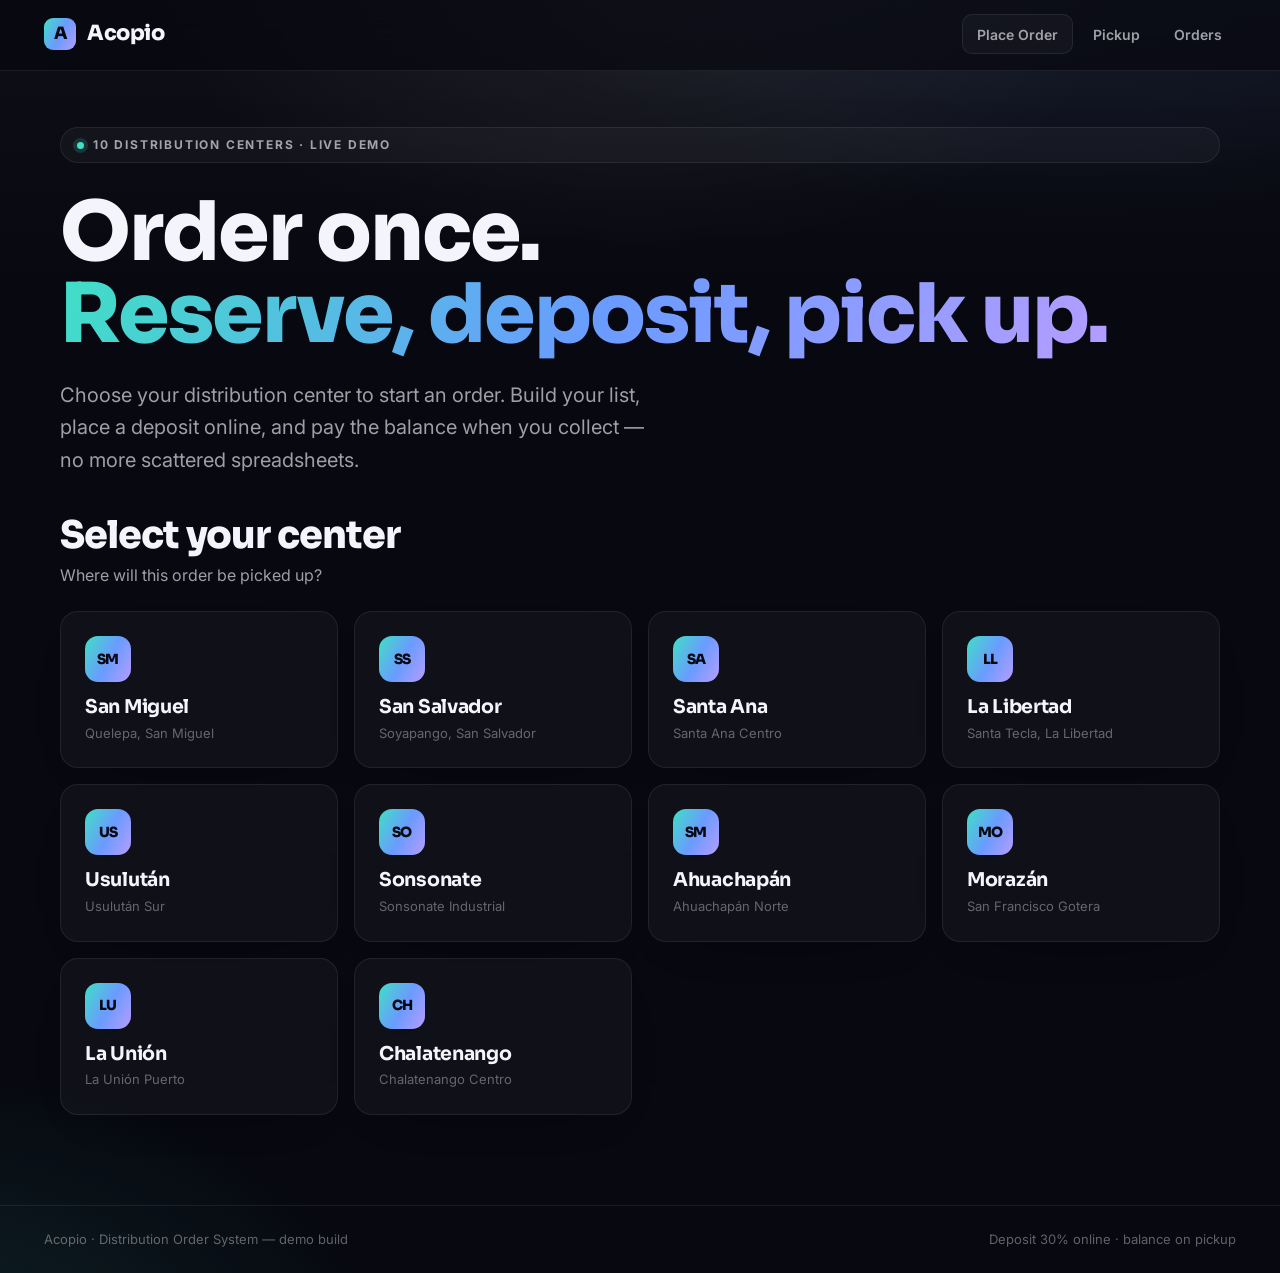
<file: index.html>
<!DOCTYPE html>
<html lang="en">
<head>
<meta charset="UTF-8">
<meta name="viewport" content="width=device-width, initial-scale=1, viewport-fit=cover">
<meta name="theme-color" content="#070810">
<title>Acopio — Distribution Order System</title>
<meta name="description" content="Acopio — modern distribution center ordering, deposits, and pickup.">
<link rel="stylesheet" href="styles.css">
<link rel="icon" href="data:image/svg+xml,%3Csvg xmlns='http://www.w3.org/2000/svg' viewBox='0 0 100 100'%3E%3Crect width='100' height='100' rx='22' fill='%23070810'/%3E%3Cpath d='M28 33h44v34H28z' fill='%233fe0c5'/%3E%3Cpath d='M34 41h32v5H34zm0 12h20v5H34z' fill='%23070810'/%3E%3C/svg%3E">
</head>
<body>

<nav class="nav">
  <div class="logo"><span class="dot">A</span> Acopio</div>
  <div class="nav-links">
    <a href="index.html" class="pill">Place Order</a>
    <a href="pickup.html">Pickup</a>
    <a href="admin.html">Orders</a>
  </div>
</nav>

<!-- VIEW 0: HERO + CENTER SELECT -->
<section id="v-center" class="screen wrap center-screen fade">
  <div class="kicker"><span class="blip"></span> 10 Distribution Centers · Live Demo</div>
  <h1 class="hero">Order once.<br><span class="brandtext">Reserve, deposit, pick up.</span></h1>
  <p class="lead">Choose your distribution center to start an order. Build your list, place a deposit online, and pay the balance when you collect — no more scattered spreadsheets.</p>
  <div class="sec-head"><h2>Select your center</h2><p>Where will this order be picked up?</p></div>
  <div id="centerGrid" class="grid centers"></div>
</section>

<!-- VIEW 1: ORDER BUILDER -->
<section id="v-order" class="screen wrap hidden">
  <div class="steps" id="steps1"></div>
  <div class="sec-head"><h2>Build your order</h2><p id="orderCtr"></p></div>
  <div class="layout">
    <div class="catalog">
      <div class="pick-toolbar">
        <div class="search">
          <span class="si">⌕</span>
          <input id="prodSearch" type="search" placeholder="Search name or SKU…" autocomplete="off" oninput="onPickChange()">
        </div>
        <div id="catChips" class="chips"></div>
      </div>
      <div id="productGrid" class="grid products"></div>
      <div id="pickPager" class="pager"></div>
    </div>
    <aside class="panel">
      <h2>Your order</h2>
      <div id="cartLines"><div class="empty">No items yet — add products from the catalog.</div></div>
      <div class="totals" id="cartTotals"></div>
      <div class="btn-row">
        <button class="btn primary full" id="toCustomer" disabled>Continue →</button>
      </div>
      <button class="btn ghost full" style="margin-top:10px" onclick="goCenter()">← Change center</button>
    </aside>
  </div>
</section>

<!-- VIEW 2: CUSTOMER DETAILS -->
<section id="v-customer" class="screen wrap hidden">
  <div class="steps" id="steps2"></div>
  <div class="layout">
    <div>
      <div class="sec-head"><h2>Your details</h2><p>So the center knows who's collecting and can confirm the order.</p></div>
      <div class="two">
        <div class="field"><label>Full name</label><input id="c_name" placeholder="Jane Doe"></div>
        <div class="field"><label>Company (optional)</label><input id="c_company" placeholder="Doe Electric"></div>
      </div>
      <div class="two">
        <div class="field"><label>Phone</label><input id="c_phone" placeholder="+503 7000 0000"></div>
        <div class="field"><label>Email</label><input id="c_email" type="email" placeholder="jane@email.com"></div>
      </div>
      <div class="field"><label>Pickup notes (optional)</label><input id="c_notes" placeholder="Preferred pickup day, vehicle, etc."></div>
      <div class="btn-row">
        <button class="btn ghost" onclick="show('v-order')">← Back</button>
        <button class="btn primary" id="toDeposit">Proceed to deposit →</button>
      </div>
    </div>
    <aside class="panel">
      <h2>Summary</h2>
      <div id="custCenter" class="line"></div>
      <div id="custLines"></div>
      <div class="totals" id="custTotals"></div>
    </aside>
  </div>
</section>

<div class="foot">
  <span>Acopio · Distribution Order System — demo build</span>
  <span>Deposit 30% online · balance on pickup</span>
</div>

<script src="app.js"></script>
<script>
let S = loadState();

/* ---------- view switching ---------- */
function show(id){
  ['v-center','v-order','v-customer'].forEach(v=>document.getElementById(v).classList.add('hidden'));
  const el=document.getElementById(id); el.classList.remove('hidden'); el.classList.remove('fade'); void el.offsetWidth; el.classList.add('fade');
  window.scrollTo({top:0,behavior:'smooth'});
}
function stepsBar(active){
  const names=['Center','Order','Details','Deposit'];
  return names.map((n,i)=>{
    const cls = i<active?'done':(i===active?'active':'');
    return `<div class="st ${cls}"><span class="n">${i<active?'✓':i+1}</span>${n}</div>` + (i<3?'<span class="sep"></span>':'');
  }).join('');
}

/* ---------- center select ---------- */
function renderCenters(){
  document.getElementById('centerGrid').innerHTML = CENTERS.map(c=>`
    <div class="card pick ${S.center===c.id?'selected':''}" onclick="pickCenter('${c.id}')">
      <div class="ic">${c.icon}</div>
      <h3>${c.name}</h3>
      <div class="meta">${c.city}</div>
    </div>`).join('');
}
function pickCenter(id){
  S.center=id; saveState(S);
  goOrder();
}
function goCenter(){ renderCenters(); show('v-center'); }
function centerName(){ const c=CENTERS.find(x=>x.id===S.center); return c?`${c.name} — ${c.city}`:''; }

/* ---------- order builder ---------- */
function goOrder(){
  document.getElementById('steps1').innerHTML=stepsBar(1);
  document.getElementById('orderCtr').textContent='Picking up at '+centerName();
  renderChips(); renderProducts(); renderCart(); show('v-order');
}
const PAGE_SIZE = 8;
const pick = { q:'', cat:'All', page:1 };
// Filtering + pagination now happen in the mock backend (ProductAPI.search,
// in app.js). The client only renders whatever page the server returns.

function renderChips(){
  const cats = ['All', ...Array.from(new Set(CATALOG.map(p=>p.cat)))];
  document.getElementById('catChips').innerHTML = cats.map(c=>
    `<button class="chip${c===pick.cat?' on':''}" onclick="setCat('${c.replace(/'/g,"\\'")}')">${c}</button>`
  ).join('');
}
let pickReq = 0;        // request counter — guards against stale responses
let pickDebounce = null; // debounce handle for the search box

function setCat(c){ pick.cat=c; pick.page=1; renderChips(); loadProducts(); }
function onPickChange(){
  pick.q = document.getElementById('prodSearch').value;
  pick.page = 1;
  clearTimeout(pickDebounce);
  pickDebounce = setTimeout(loadProducts, 250); // wait for typing to settle
}
function gotoPage(n){ pick.page=n; loadProducts(); document.getElementById('productGrid').scrollIntoView({behavior:'smooth',block:'start'}); }

// Calls the mock backend, shows a loading state, and ignores out-of-order replies.
async function loadProducts(){
  const grid = document.getElementById('productGrid');
  const req = ++pickReq;
  grid.classList.add('loading');
  grid.setAttribute('aria-busy','true');
  grid.innerHTML = Array.from({length:PAGE_SIZE}).map(()=>`<div class="card skel"></div>`).join('');
  document.getElementById('pickPager').innerHTML = '';

  let resp;
  try{
    resp = await ProductAPI.search({ q:pick.q, cat:pick.cat, page:pick.page, pageSize:PAGE_SIZE });
  }catch(e){
    if(req !== pickReq) return;            // a newer request already took over
    grid.classList.remove('loading'); grid.removeAttribute('aria-busy');
    grid.innerHTML = `<div class="empty no-res">Couldn’t load products. <button class="link" onclick="loadProducts()">Retry</button></div>`;
    return;
  }
  if(req !== pickReq) return;               // stale: a later keystroke/page won

  grid.classList.remove('loading'); grid.removeAttribute('aria-busy');
  pick.page = resp.page;
  renderProductRows(resp);
}

// keep the old name working for callers that just want a refresh
function renderProducts(){ loadProducts(); }

function renderProductRows(resp){
  const grid = document.getElementById('productGrid');
  const pager = document.getElementById('pickPager');

  if(!resp.items.length){
    grid.innerHTML = `<div class="empty no-res">No products match “${pick.q||pick.cat}”.</div>`;
    pager.innerHTML = '';
    return;
  }

  grid.innerHTML = resp.items.map(p=>{
    const qty = S.items[p.sku]||0;
    return `<div class="card" style="cursor:default">
      <span class="sku">${p.sku}</span>
      <div class="ic">${p.icon}</div>
      <h3>${p.name}</h3>
      <div class="meta">${p.cat} · ${p.unit}</div>
      <div class="price">${CURRENCY(p.price)} <small>/ ${p.unit.replace('per ','')}</small></div>
      <div class="adder">
        <button onclick="bump('${p.sku}',-1)">−</button>
        <input id="q-${p.sku}" value="${qty}" readonly>
        <button onclick="bump('${p.sku}',1)">+</button>
      </div>
      <button class="add-btn" onclick="bump('${p.sku}',1)">Add to order</button>
    </div>`;
  }).join('');

  const start = (resp.page-1)*resp.pageSize;
  if(resp.pages<=1){
    pager.innerHTML = `<span class="pg-info">${resp.total} product${resp.total!==1?'s':''}</span>`;
  } else {
    // windowed page list: 1 … cur-1 cur cur+1 … last
    const want = new Set([1,resp.pages,resp.page,resp.page-1,resp.page+1]);
    const nums = [...want].filter(n=>n>=1&&n<=resp.pages).sort((a,b)=>a-b);
    let btns='', prev=0;
    nums.forEach(i=>{
      if(i-prev>1) btns+=`<span class="pg-gap">…</span>`;
      btns+=`<button class="pg${i===resp.page?' on':''}" onclick="gotoPage(${i})">${i}</button>`;
      prev=i;
    });
    pager.innerHTML = `<span class="pg-info">${start+1}–${Math.min(start+resp.pageSize,resp.total)} of ${resp.total}</span>
      <div class="pg-btns">
        <button class="pg" onclick="gotoPage(${Math.max(1,resp.page-1)})" ${resp.page===1?'disabled':''}>‹</button>
        ${btns}
        <button class="pg" onclick="gotoPage(${Math.min(resp.pages,resp.page+1)})" ${resp.page===resp.pages?'disabled':''}>›</button>
      </div>`;
  }
}
function bump(sku,d){
  const cur = S.items[sku]||0;
  const next = Math.max(0, cur+d);
  if(next===0) delete S.items[sku]; else S.items[sku]=next;
  saveState(S);
  const q=document.getElementById('q-'+sku); if(q) q.value=next;
  renderCart();
}
function renderCart(){
  const arr=cartArray(S);
  const box=document.getElementById('cartLines');
  if(!arr.length){ box.innerHTML='<div class="empty">No items yet — add products from the catalog.</div>'; }
  else{
    box.innerHTML=arr.map(i=>`<div class="line">
      <div><div class="nm">${i.name}</div><div class="qy">${i.qty} × ${CURRENCY(i.price)} <span class="rm" onclick="bump('${i.sku}',-${i.qty})">remove</span></div></div>
      <div class="amt">${CURRENCY(i.price*i.qty)}</div>
    </div>`).join('');
  }
  const sub=subtotal(S), dep=depositOf(sub);
  document.getElementById('cartTotals').innerHTML = arr.length?`
    <div class="row"><span>Subtotal</span><span>${CURRENCY(sub)}</span></div>
    <div class="row deposit"><span>Deposit due now (30%)</span><span>${CURRENCY(dep)}</span></div>
    <div class="row"><span>Balance on pickup</span><span>${CURRENCY(sub-dep)}</span></div>
    <div class="row big"><span>Order total</span><span>${CURRENCY(sub)}</span></div>`:'';
  document.getElementById('toCustomer').disabled = !arr.length;
}

/* ---------- customer ---------- */
function goCustomer(){
  document.getElementById('steps2').innerHTML=stepsBar(2);
  const c=S.customer||{};
  c_name.value=c.name||''; c_company.value=c.company||''; c_phone.value=c.phone||''; c_email.value=c.email||''; c_notes.value=c.notes||'';
  const sub=subtotal(S), dep=depositOf(sub);
  document.getElementById('custCenter').innerHTML=`<div class="nm">${centerName()}</div>`;
  document.getElementById('custLines').innerHTML=cartArray(S).map(i=>`<div class="line"><div><div class="nm">${i.name}</div><div class="qy">${i.qty} × ${CURRENCY(i.price)}</div></div><div class="amt">${CURRENCY(i.price*i.qty)}</div></div>`).join('');
  document.getElementById('custTotals').innerHTML=`
    <div class="row"><span>Subtotal</span><span>${CURRENCY(sub)}</span></div>
    <div class="row deposit"><span>Deposit now</span><span>${CURRENCY(dep)}</span></div>
    <div class="row"><span>Balance on pickup</span><span>${CURRENCY(sub-dep)}</span></div>
    <div class="row big"><span>Total</span><span>${CURRENCY(sub)}</span></div>`;
  show('v-customer');
}
document.getElementById('toCustomer').onclick=goCustomer;

document.getElementById('toDeposit').onclick=function(){
  if(!c_name.value.trim()||!c_phone.value.trim()){ alert('Please enter at least a name and phone number.'); return; }
  S.customer={ name:c_name.value.trim(), company:c_company.value.trim(), phone:c_phone.value.trim(), email:c_email.value.trim(), notes:c_notes.value.trim() };
  saveState(S);
  window.location.href='deposit.html';
};

/* ---------- boot ---------- */
renderCenters();
if(S.center && cartArray(S).length){ goOrder(); }
else if(S.center){ goOrder(); }
else show('v-center');
</script>
</body>
</html>
</file>
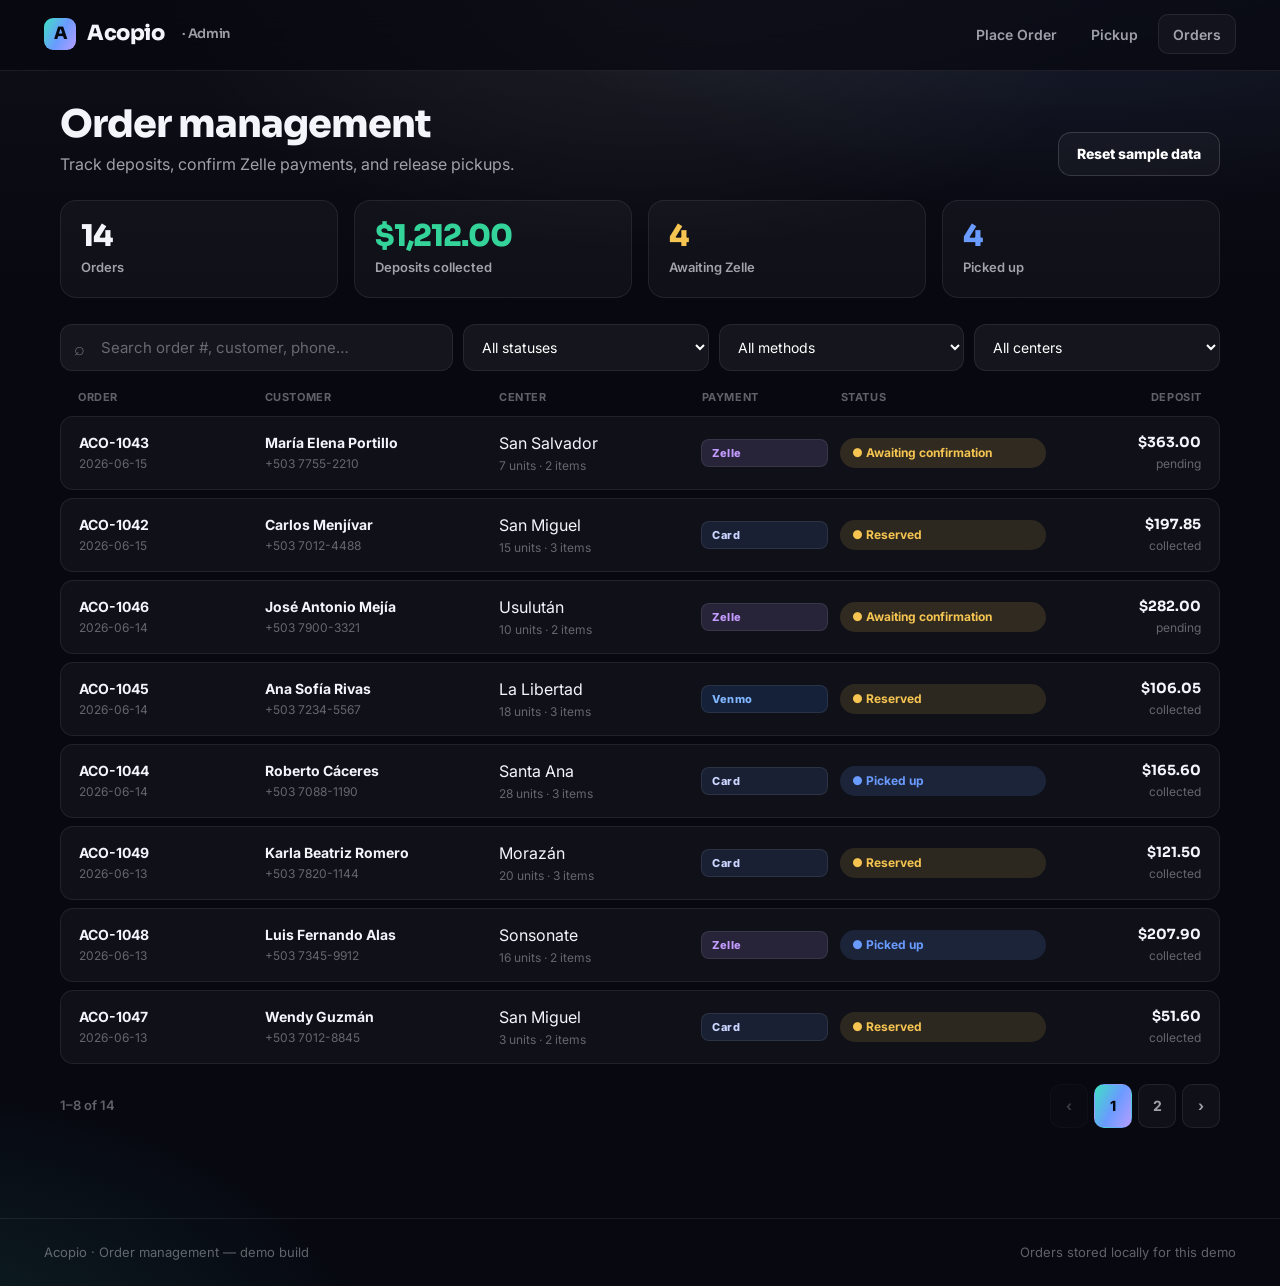
<file: admin.html>
<!DOCTYPE html>
<html lang="en">
<head>
<meta charset="UTF-8">
<meta name="viewport" content="width=device-width, initial-scale=1, viewport-fit=cover">
<meta name="theme-color" content="#070810">
<title>Order Management — Acopio</title>
<link rel="stylesheet" href="styles.css">
<link rel="icon" href="data:image/svg+xml,%3Csvg xmlns='http://www.w3.org/2000/svg' viewBox='0 0 100 100'%3E%3Crect width='100' height='100' rx='22' fill='%23070810'/%3E%3Cpath d='M28 33h44v34H28z' fill='%233fe0c5'/%3E%3Cpath d='M34 41h32v5H34zm0 12h20v5H34z' fill='%23070810'/%3E%3C/svg%3E">
</head>
<body>

<nav class="nav">
  <div class="logo"><span class="dot">A</span> Acopio <span style="font-size:13px;color:var(--mid);font-weight:600;margin-left:6px">· Admin</span></div>
  <div class="nav-links">
    <a href="index.html">Place Order</a>
    <a href="pickup.html">Pickup</a>
    <a href="admin.html" class="pill">Orders</a>
  </div>
</nav>

<section class="screen wrap fade" style="padding-top:clamp(20px,4vw,34px)">
  <div class="sec-head" style="display:flex;justify-content:space-between;align-items:flex-end;gap:16px;flex-wrap:wrap">
    <div><h2>Order management</h2><p>Track deposits, confirm Zelle payments, and release pickups.</p></div>
    <button class="btn ghost" id="resetBtn" style="padding:11px 18px;font-size:14px">Reset sample data</button>
  </div>

  <!-- stats -->
  <div class="stats" id="stats"></div>

  <!-- filters -->
  <div class="admin-toolbar">
    <div class="search">
      <span class="si">⌕</span>
      <input id="oSearch" type="search" placeholder="Search order #, customer, phone…" autocomplete="off" oninput="onFilter()">
    </div>
    <select id="fStatus" onchange="onFilter()">
      <option value="all">All statuses</option>
      <option value="awaiting">Awaiting confirmation</option>
      <option value="reserved">Reserved</option>
      <option value="picked_up">Picked up</option>
    </select>
    <select id="fMethod" onchange="onFilter()">
      <option value="all">All methods</option>
      <option value="card">Card</option>
      <option value="venmo">Venmo</option>
      <option value="zelle">Zelle</option>
    </select>
    <select id="fCenter" onchange="onFilter()"><option value="all">All centers</option></select>
  </div>

  <!-- orders -->
  <div id="ordersWrap">
    <div class="otable-head">
      <span>Order</span><span>Customer</span><span>Center</span><span>Payment</span><span>Status</span><span class="ta-r">Deposit</span>
    </div>
    <div id="ordersList"></div>
  </div>
  <div id="ordersPager" class="pager"></div>
</section>

<!-- DETAIL MODAL -->
<div id="modal" class="modal hidden" onclick="if(event.target===this) closeModal()">
  <div class="modal-card" id="modalCard"></div>
</div>

<div class="foot">
  <span>Acopio · Order management — demo build</span>
  <span>Orders stored locally for this demo</span>
</div>

<script src="app.js"></script>
<script>
seedOrders();           // populate sample orders if none exist
const flt = { q:'', status:'all', method:'all', center:'all', page:1 };
const PAGE = 8;
let reqId = 0, debounce = null;

// center filter options
document.getElementById('fCenter').insertAdjacentHTML('beforeend',
  CENTERS.map(c=>`<option value="${c.id}">${c.name}</option>`).join(''));

function renderStats(){
  const s = OrdersAPI.stats();
  document.getElementById('stats').innerHTML = [
    ['Orders', s.orders, ''],
    ['Deposits collected', CURRENCY(s.revenue), 'ok'],
    ['Awaiting Zelle', s.awaiting, s.awaiting? 'warn':''],
    ['Picked up', s.pickedUp, 'brand']
  ].map(([k,v,cls])=>`<div class="stat ${cls}"><div class="sv">${v}</div><div class="sk">${k}</div></div>`).join('');
}

function onFilter(){
  flt.q = document.getElementById('oSearch').value;
  flt.status = document.getElementById('fStatus').value;
  flt.method = document.getElementById('fMethod').value;
  flt.center = document.getElementById('fCenter').value;
  flt.page = 1;
  clearTimeout(debounce); debounce = setTimeout(loadOrders, 220);
}
function gotoPage(n){ flt.page=n; loadOrders(); document.getElementById('ordersWrap').scrollIntoView({behavior:'smooth',block:'start'}); }

async function loadOrders(){
  const list = document.getElementById('ordersList');
  const req = ++reqId;
  list.classList.add('loading');
  list.innerHTML = Array.from({length:4}).map(()=>`<div class="orow skel"></div>`).join('');
  document.getElementById('ordersPager').innerHTML='';
  const resp = await OrdersAPI.list({ q:flt.q, status:flt.status, method:flt.method, center:flt.center, page:flt.page, pageSize:PAGE });
  if(req!==reqId) return;
  list.classList.remove('loading');
  flt.page = resp.page;
  renderRows(resp);
}

function methodChip(o){
  const m=(o.payment&&o.payment.method)||'card';
  return `<span class="mchip m-${m}">${PAY_LABEL[m]}</span>`;
}
function statusTag(o){
  const st = orderStatus(o), meta = STATUS_META[st];
  return `<span class="tag ${meta.cls}">● ${meta.label}</span>`;
}

function renderRows(resp){
  const list = document.getElementById('ordersList');
  if(!resp.items.length){
    list.innerHTML = `<div class="empty no-res">No orders match your filters.</div>`;
    document.getElementById('ordersPager').innerHTML='';
    return;
  }
  list.innerHTML = resp.items.map(o=>{
    const units = o.items.reduce((t,i)=>t+i.qty,0);
    return `<div class="orow" onclick="openOrder('${o.orderId}')">
      <span class="oc oc-id"><b>${o.orderId}</b><small>${o.placed}</small></span>
      <span class="oc oc-cust"><b>${o.customer.name}</b><small>${o.customer.phone||''}</small></span>
      <span class="oc oc-center">${o.center.name}<small>${units} units · ${o.items.length} items</small></span>
      <span class="oc oc-pay">${methodChip(o)}</span>
      <span class="oc oc-status">${statusTag(o)}</span>
      <span class="oc oc-amt ta-r"><b>${CURRENCY(o.deposit)}</b><small>${o.depositPaid?'collected':'pending'}</small></span>
    </div>`;
  }).join('');

  // pager
  const pager = document.getElementById('ordersPager');
  const start = (resp.page-1)*resp.pageSize;
  if(resp.pages<=1){
    pager.innerHTML = `<span class="pg-info">${resp.total} order${resp.total!==1?'s':''}</span>`;
  } else {
    const want=new Set([1,resp.pages,resp.page,resp.page-1,resp.page+1]);
    const nums=[...want].filter(n=>n>=1&&n<=resp.pages).sort((a,b)=>a-b);
    let btns='',prev=0;
    nums.forEach(i=>{ if(i-prev>1) btns+=`<span class="pg-gap">…</span>`; btns+=`<button class="pg${i===resp.page?' on':''}" onclick="gotoPage(${i})">${i}</button>`; prev=i; });
    pager.innerHTML = `<span class="pg-info">${start+1}–${Math.min(start+resp.pageSize,resp.total)} of ${resp.total}</span>
      <div class="pg-btns">
        <button class="pg" onclick="gotoPage(${Math.max(1,resp.page-1)})" ${resp.page===1?'disabled':''}>‹</button>${btns}
        <button class="pg" onclick="gotoPage(${Math.min(resp.pages,resp.page+1)})" ${resp.page===resp.pages?'disabled':''}>›</button>
      </div>`;
  }
}

/* ---------- detail modal ---------- */
function openOrder(id){
  const o = findOrder(id); if(!o) return;
  const st = orderStatus(o);
  const pay = o.payment || { method:'card', status:'paid' };
  const isZellePending = pay.method==='zelle' && pay.status==='pending';

  const payBlock = pay.method==='zelle'
    ? `<div class="pay-detail ${isZellePending?'awaiting':'ok'}">
         <div class="pd-head">${PAY_LABEL.zelle} payment ${isZellePending?'<span class="tag await">● awaiting confirmation</span>':'<span class="tag paid">● confirmed</span>'}</div>
         <div class="ir"><span class="k">Reference #</span><span class="v">${pay.reference||'—'}</span></div>
         <div class="ir"><span class="k">Payment note</span><span class="v note">${pay.note||'—'}</span></div>
         <div class="ir"><span class="k">Payer</span><span class="v">${pay.payerHandle||'—'}</span></div>
         <div class="ir"><span class="k">Submitted</span><span class="v">${(pay.submittedAt||'').replace('T',' ').slice(0,16)||'—'}</span></div>
         ${pay.confirmedAt?`<div class="ir"><span class="k">Confirmed</span><span class="v">${pay.confirmedAt.replace('T',' ').slice(0,16)}</span></div>`:''}
       </div>`
    : `<div class="pay-detail ok">
         <div class="pd-head">${PAY_LABEL[pay.method]} payment <span class="tag paid">● ${CURRENCY(o.deposit)} paid</span></div>
         ${pay.last4?`<div class="ir"><span class="k">Card</span><span class="v">•••• ${pay.last4}</span></div>`:''}
         ${pay.payerHandle?`<div class="ir"><span class="k">Handle</span><span class="v">${pay.payerHandle}</span></div>`:''}
         ${pay.paidAt?`<div class="ir"><span class="k">Paid</span><span class="v">${pay.paidAt.replace('T',' ').slice(0,16)}</span></div>`:''}
       </div>`;

  let actions = '';
  if(isZellePending){
    actions += `<div class="confirm-banner">Verify the payment note above against your bank statement, then confirm.</div>
      <button class="btn primary full" onclick="confirmZelle('${o.orderId}')">✓ Confirm Zelle payment (${CURRENCY(o.deposit)})</button>`;
  }
  if(!o.pickedUp){
    actions += `<button class="btn ${isZellePending?'ghost':'primary'} full" style="margin-top:10px" onclick="markPicked('${o.orderId}')">Collect ${CURRENCY(o.balance)} &amp; mark picked up</button>`;
  } else {
    actions += `<p style="text-align:center;color:var(--ok);font-weight:700;margin-top:14px">✓ Completed — paid in full</p>`;
  }

  document.getElementById('modalCard').innerHTML = `
    <div class="modal-top">
      <div><div class="mt-id brandtext">${o.orderId}</div><div class="mt-sub">${o.customer.name} · ${o.customer.phone||''}</div></div>
      <button class="modal-x" onclick="closeModal()">✕</button>
    </div>
    <div class="mt-tags">${statusTag(o)} ${methodChip(o)}</div>
    <div class="info-box" style="margin:16px 0">
      <div class="ir"><span class="k">Center</span><span class="v">${o.center.name} — ${o.center.city}</span></div>
      <div class="ir"><span class="k">Placed</span><span class="v">${o.placed}</span></div>
      <div class="ir"><span class="k">Order total</span><span class="v">${CURRENCY(o.subtotal)}</span></div>
      <div class="ir"><span class="k">Deposit (30%)</span><span class="v">${CURRENCY(o.deposit)}</span></div>
      <div class="ir"><span class="k">Balance on pickup</span><span class="v bal">${CURRENCY(o.balance)}</span></div>
    </div>
    <div class="mt-label">ITEMS</div>
    <div class="mt-items">
      ${o.items.map(i=>`<div class="line"><div><div class="nm">${i.name}</div><div class="qy">${i.qty} × ${CURRENCY(i.price)}</div></div><div class="amt">${CURRENCY(i.price*i.qty)}</div></div>`).join('')}
    </div>
    <div class="mt-label">PAYMENT</div>
    ${payBlock}
    <div class="mt-actions">${actions}</div>
  `;
  document.getElementById('modal').classList.remove('hidden');
  document.body.style.overflow='hidden';
}
function closeModal(){ document.getElementById('modal').classList.add('hidden'); document.body.style.overflow=''; }
function confirmZelle(id){ OrdersAPI.confirmZelle(id); refresh(); openOrder(id); }
function markPicked(id){ OrdersAPI.markPicked(id); refresh(); openOrder(id); }

function refresh(){ renderStats(); loadOrders(); }
document.getElementById('resetBtn').onclick = ()=>{ seedOrders(true); flt.page=1; refresh(); };
document.addEventListener('keydown', e=>{ if(e.key==='Escape') closeModal(); });

renderStats();
loadOrders();
</script>
</body>
</html>
</file>
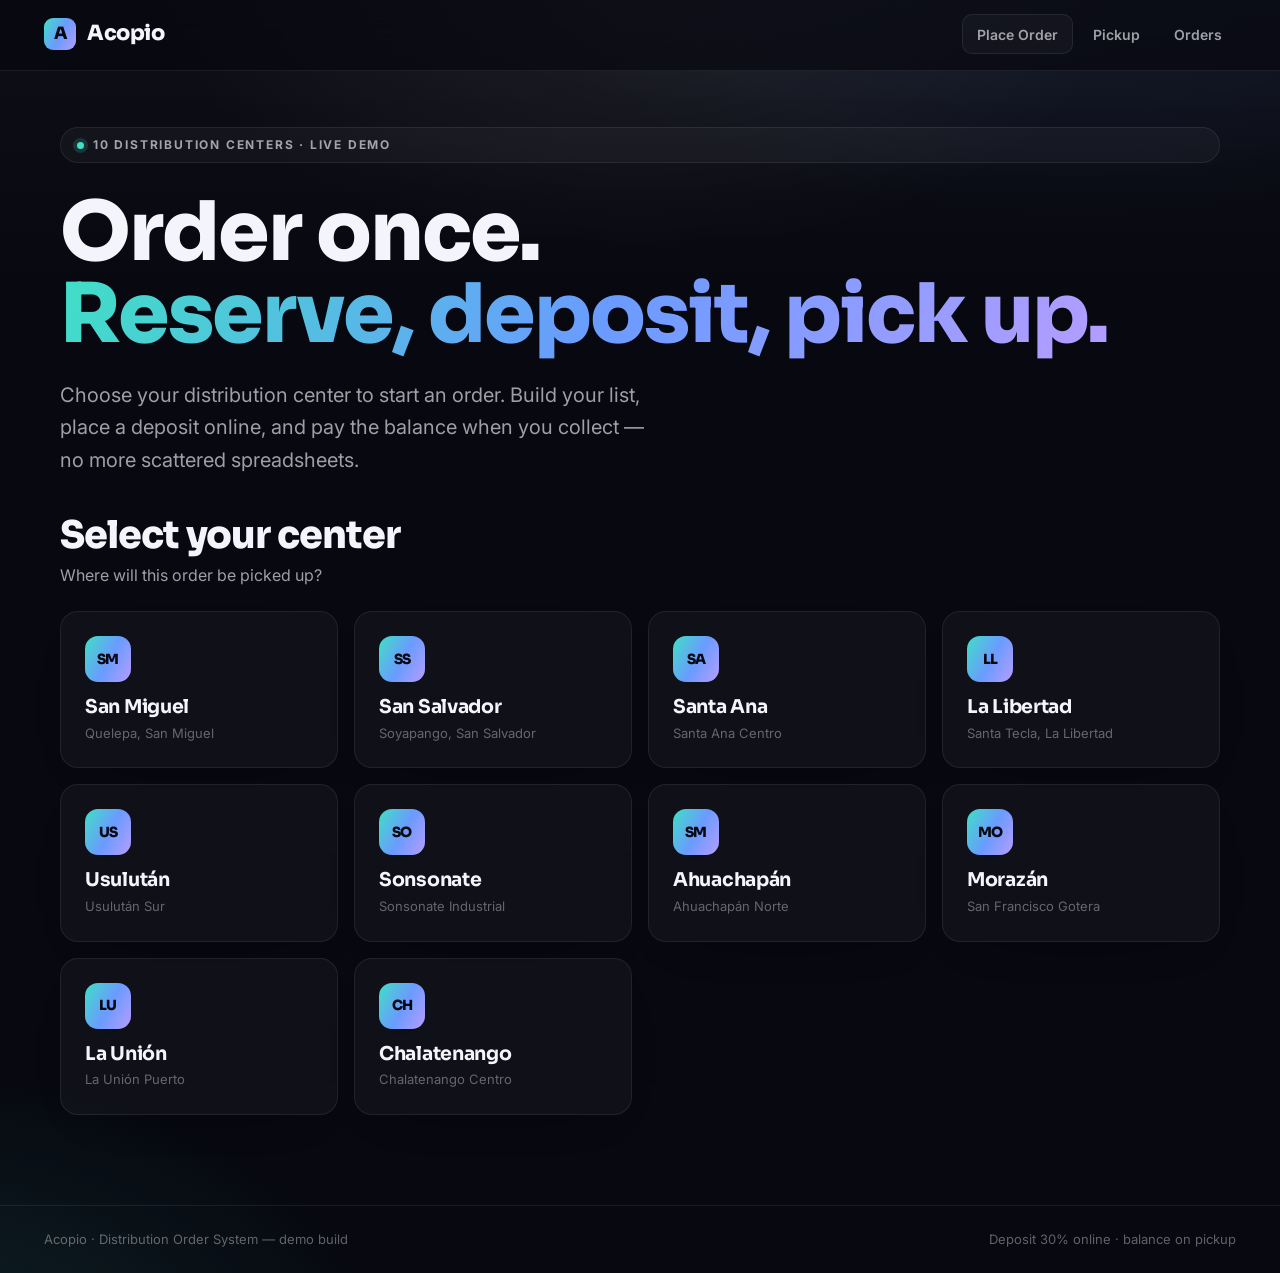
<file: deposit.html>
<!DOCTYPE html>
<html lang="en">
<head>
<meta charset="UTF-8">
<meta name="viewport" content="width=device-width, initial-scale=1, viewport-fit=cover">
<meta name="theme-color" content="#070810">
<title>Deposit — Acopio</title>
<link rel="stylesheet" href="styles.css">
<link rel="icon" href="data:image/svg+xml,%3Csvg xmlns='http://www.w3.org/2000/svg' viewBox='0 0 100 100'%3E%3Crect width='100' height='100' rx='22' fill='%23070810'/%3E%3Cpath d='M28 33h44v34H28z' fill='%233fe0c5'/%3E%3Cpath d='M34 41h32v5H34zm0 12h20v5H34z' fill='%23070810'/%3E%3C/svg%3E">
</head>
<body>

<nav class="nav">
  <div class="logo"><span class="dot">A</span> Acopio</div>
  <div class="nav-links"><a href="index.html">← Back to order</a></div>
</nav>

<!-- PAY -->
<section id="payView" class="screen wrap center-screen fade">
  <div class="steps" style="justify-content:center">
    <div class="st done"><span class="n">✓</span>Center</div><span class="sep"></span>
    <div class="st done"><span class="n">✓</span>Order</div><span class="sep"></span>
    <div class="st done"><span class="n">✓</span>Details</div><span class="sep"></span>
    <div class="st active"><span class="n">4</span>Deposit</div>
  </div>
  <div class="pay-wrap">
    <div class="pay-card">
      <div class="demo-badge">Demo payment · no real charge</div>
      <div style="color:var(--mid);font-size:14px">Deposit due to reserve your order</div>
      <div class="pay-amt brandtext" id="depAmt">$0.00</div>
      <div class="pay-sub" id="depSub"></div>

      <!-- method selector -->
      <div class="pay-methods" id="payMethods">
        <button class="pm" data-method="card" onclick="setMethod('card')"><span class="pm-ic">▭</span>Card</button>
        <button class="pm" data-method="venmo" onclick="setMethod('venmo')"><span class="pm-ic">V</span>Venmo</button>
        <button class="pm" data-method="zelle" onclick="setMethod('zelle')"><span class="pm-ic">Z</span>Zelle</button>
      </div>

      <!-- CARD -->
      <div class="pm-panel" id="panel-card">
        <div class="field"><label>Card number</label><input id="cardNo" inputmode="numeric" placeholder="4242 4242 4242 4242" value="4242 4242 4242 4242"></div>
        <div class="two">
          <div class="field"><label>Expiry</label><input id="cardExp" placeholder="MM / YY" value="12 / 30"></div>
          <div class="field"><label>CVC</label><input id="cardCvc" placeholder="123" value="123"></div>
        </div>
        <div class="field"><label>Name on card</label><input id="cardName" placeholder="Full name"></div>
        <button class="btn primary full" id="payCardBtn">Pay deposit &amp; reserve order</button>
      </div>

      <!-- VENMO -->
      <div class="pm-panel hidden" id="panel-venmo">
        <div class="pay-inst">
          <p>Send your deposit of <b id="venmoAmt" class="brandtext"></b> in Venmo to:</p>
          <div class="pay-acct"><span class="k">Venmo</span><span class="v" id="venmoHandle">@Acopio-SV</span></div>
          <p class="pay-hint">Include your order note so we can match it. Then tap below to confirm.</p>
        </div>
        <div class="field"><label>Your Venmo username</label><input id="venmoUser" placeholder="@yourname"></div>
        <button class="btn primary full" id="payVenmoBtn">I’ve paid in Venmo</button>
      </div>

      <!-- ZELLE -->
      <div class="pm-panel hidden" id="panel-zelle">
        <div class="pay-inst">
          <p>Send your deposit of <b id="zelleAmt" class="brandtext"></b> via Zelle to:</p>
          <div class="pay-acct"><span class="k">Email</span><span class="v" id="zelleEmail">pagos@acopio.sv</span></div>
          <div class="pay-acct"><span class="k">Phone</span><span class="v" id="zellePhone">+503 2222-1000</span></div>
          <div class="pay-acct"><span class="k">Name</span><span class="v" id="zelleName">Acopio</span></div>
          <p class="pay-hint">After sending, enter your bank’s confirmation number <b>and the memo/note you put on the Zelle payment</b> — staff verify the note before releasing your order.</p>
        </div>
        <div class="field"><label>Zelle confirmation / reference #</label><input id="zelleRef" placeholder="e.g. BAC-8842197"></div>
        <div class="field"><label>Memo / note on your payment <span class="req">required</span></label><input id="zelleNote" placeholder="e.g. Order deposit — your name"></div>
        <div class="field"><label>Your Zelle email or phone</label><input id="zelleHandle" placeholder="email or +503 ..."></div>
        <button class="btn primary full" id="payZelleBtn">Submit Zelle payment for confirmation</button>
      </div>

      <p style="text-align:center;color:var(--dim);font-size:12px;margin-top:14px">Balance is paid in person when you collect at the center.</p>
    </div>
  </div>
</section>

<!-- CONFIRM -->
<section id="confirmView" class="screen wrap center-screen hidden">
  <div class="confirm">
    <div class="check" id="confCheck">✓</div>
    <h1 class="hero" id="confTitle" style="font-size:42px">Order reserved.</h1>
    <p class="lead" id="confLead" style="margin:14px auto 0">Your deposit is in. Show this order number at the center to collect and pay the balance.</p>
    <div class="order-no brandtext" id="confNo">ACO-0000</div>
    <div class="info-box" id="confInfo"></div>
    <div class="btn-row" style="justify-content:center">
      <a class="btn ghost" href="admin.html">Open order management →</a>
      <button class="btn primary" onclick="newOrder()">Start a new order</button>
    </div>
  </div>
</section>

<div class="foot">
  <span>Acopio · Distribution Order System — demo build</span>
  <span>Deposit 30% online · balance on pickup</span>
</div>

<script src="app.js"></script>
<script>
const S = loadState();
const sub = subtotal(S);
const dep = depositOf(sub);

if(!S.center || !cartArray(S).length){ window.location.href='index.html'; }

const center = CENTERS.find(c=>c.id===S.center) || {};
document.getElementById('depAmt').textContent = CURRENCY(dep);
document.getElementById('depSub').textContent = `30% of ${CURRENCY(sub)} order · balance ${CURRENCY(sub-dep)} on pickup at ${center.name}`;
document.getElementById('cardName').value = (S.customer&&S.customer.name)||'';

// fill payment account details
document.getElementById('venmoAmt').textContent = CURRENCY(dep);
document.getElementById('zelleAmt').textContent = CURRENCY(dep);
document.getElementById('venmoHandle').textContent = PAY_ACCOUNTS.venmo.handle;
document.getElementById('zelleEmail').textContent = PAY_ACCOUNTS.zelle.email;
document.getElementById('zellePhone').textContent = PAY_ACCOUNTS.zelle.phone;
document.getElementById('zelleName').textContent = PAY_ACCOUNTS.zelle.name;
document.getElementById('zelleHandle').value = (S.customer&&S.customer.phone)||'';

let method = 'card';
function setMethod(m){
  method = m;
  document.querySelectorAll('#payMethods .pm').forEach(b=> b.classList.toggle('on', b.dataset.method===m));
  ['card','venmo','zelle'].forEach(k=> document.getElementById('panel-'+k).classList.toggle('hidden', k!==m));
}
setMethod('card');

function baseOrder(){
  return {
    orderId: 'ACO-' + (1000 + (Math.floor(performance.now())%9000)),
    center: { id:center.id, name:center.name, city:center.city },
    items: cartArray(S),
    customer: S.customer,
    subtotal: sub, deposit: dep, balance: sub-dep,
    pickedUp: false,
    placed: new Date().toISOString().slice(0,10)
  };
}
function finalize(order){ saveOrder(order); clearState(); renderConfirm(order); }

// CARD
document.getElementById('payCardBtn').onclick = function(){
  const btn=this; btn.textContent='Processing…'; btn.disabled=true;
  setTimeout(()=>{
    const o = baseOrder();
    const last4 = (document.getElementById('cardNo').value.replace(/\D/g,'').slice(-4))||'4242';
    o.payment = { method:'card', status:'paid', last4, paidAt:new Date().toISOString() };
    o.depositPaid = true;
    finalize(o);
  }, 1100);
};

// VENMO
document.getElementById('payVenmoBtn').onclick = function(){
  const btn=this; btn.textContent='Confirming…'; btn.disabled=true;
  setTimeout(()=>{
    const o = baseOrder();
    o.payment = { method:'venmo', status:'paid', payerHandle:(document.getElementById('venmoUser').value.trim()||'@customer'), paidAt:new Date().toISOString() };
    o.depositPaid = true;
    finalize(o);
  }, 900);
};

// ZELLE — submitted for staff confirmation (note required)
document.getElementById('payZelleBtn').onclick = function(){
  const note = document.getElementById('zelleNote').value.trim();
  const noteField = document.getElementById('zelleNote');
  if(!note){
    noteField.classList.add('err'); noteField.focus();
    noteField.setAttribute('placeholder','Required — enter the note on your Zelle payment');
    return;
  }
  noteField.classList.remove('err');
  const btn=this; btn.textContent='Submitting…'; btn.disabled=true;
  setTimeout(()=>{
    const o = baseOrder();
    o.payment = {
      method:'zelle', status:'pending',
      reference: document.getElementById('zelleRef').value.trim(),
      note,
      payerHandle: document.getElementById('zelleHandle').value.trim(),
      submittedAt: new Date().toISOString()
    };
    o.depositPaid = false; // not recognized until staff confirms
    finalize(o);
  }, 900);
};

function renderConfirm(o){
  document.getElementById('payView').classList.add('hidden');
  document.getElementById('confNo').textContent = o.orderId;
  const pending = o.payment && o.payment.method==='zelle' && o.payment.status==='pending';

  if(pending){
    document.getElementById('confCheck').textContent = '⏳';
    document.getElementById('confCheck').classList.add('pending');
    document.getElementById('confTitle').textContent = 'Payment submitted.';
    document.getElementById('confLead').textContent = 'We received your Zelle details. Staff will verify the payment note and confirm your order shortly — you keep this order number either way.';
  }

  const payRow = o.payment.method==='zelle'
    ? `<div class="ir"><span class="k">Payment</span><span class="v">Zelle · ${pending?'<span class="tag await">● awaiting confirmation</span>':'<span class="tag paid">● confirmed</span>'}</span></div>
       <div class="ir"><span class="k">Reference</span><span class="v">${o.payment.reference||'—'}</span></div>
       <div class="ir"><span class="k">Payment note</span><span class="v">${o.payment.note||'—'}</span></div>`
    : `<div class="ir"><span class="k">Payment</span><span class="v">${PAY_LABEL[o.payment.method]} · <span class="tag paid">● ${CURRENCY(o.deposit)} paid</span></span></div>`;

  document.getElementById('confInfo').innerHTML = `
    <div class="ir"><span class="k">Pickup center</span><span class="v">${o.center.name}</span></div>
    <div class="ir"><span class="k">Location</span><span class="v">${o.center.city}</span></div>
    <div class="ir"><span class="k">Customer</span><span class="v">${o.customer.name}</span></div>
    <div class="ir"><span class="k">Items</span><span class="v">${o.items.reduce((t,i)=>t+i.qty,0)} units · ${o.items.length} products</span></div>
    <div class="ir"><span class="k">Order total</span><span class="v">${CURRENCY(o.subtotal)}</span></div>
    ${payRow}
    <div class="ir"><span class="k">Balance on pickup</span><span class="v bal">${CURRENCY(o.balance)}</span></div>`;
  const cv=document.getElementById('confirmView'); cv.classList.remove('hidden'); cv.classList.add('fade');
  window.scrollTo({top:0,behavior:'smooth'});
}
function newOrder(){ window.location.href='index.html'; }
</script>
</body>
</html>
</file>
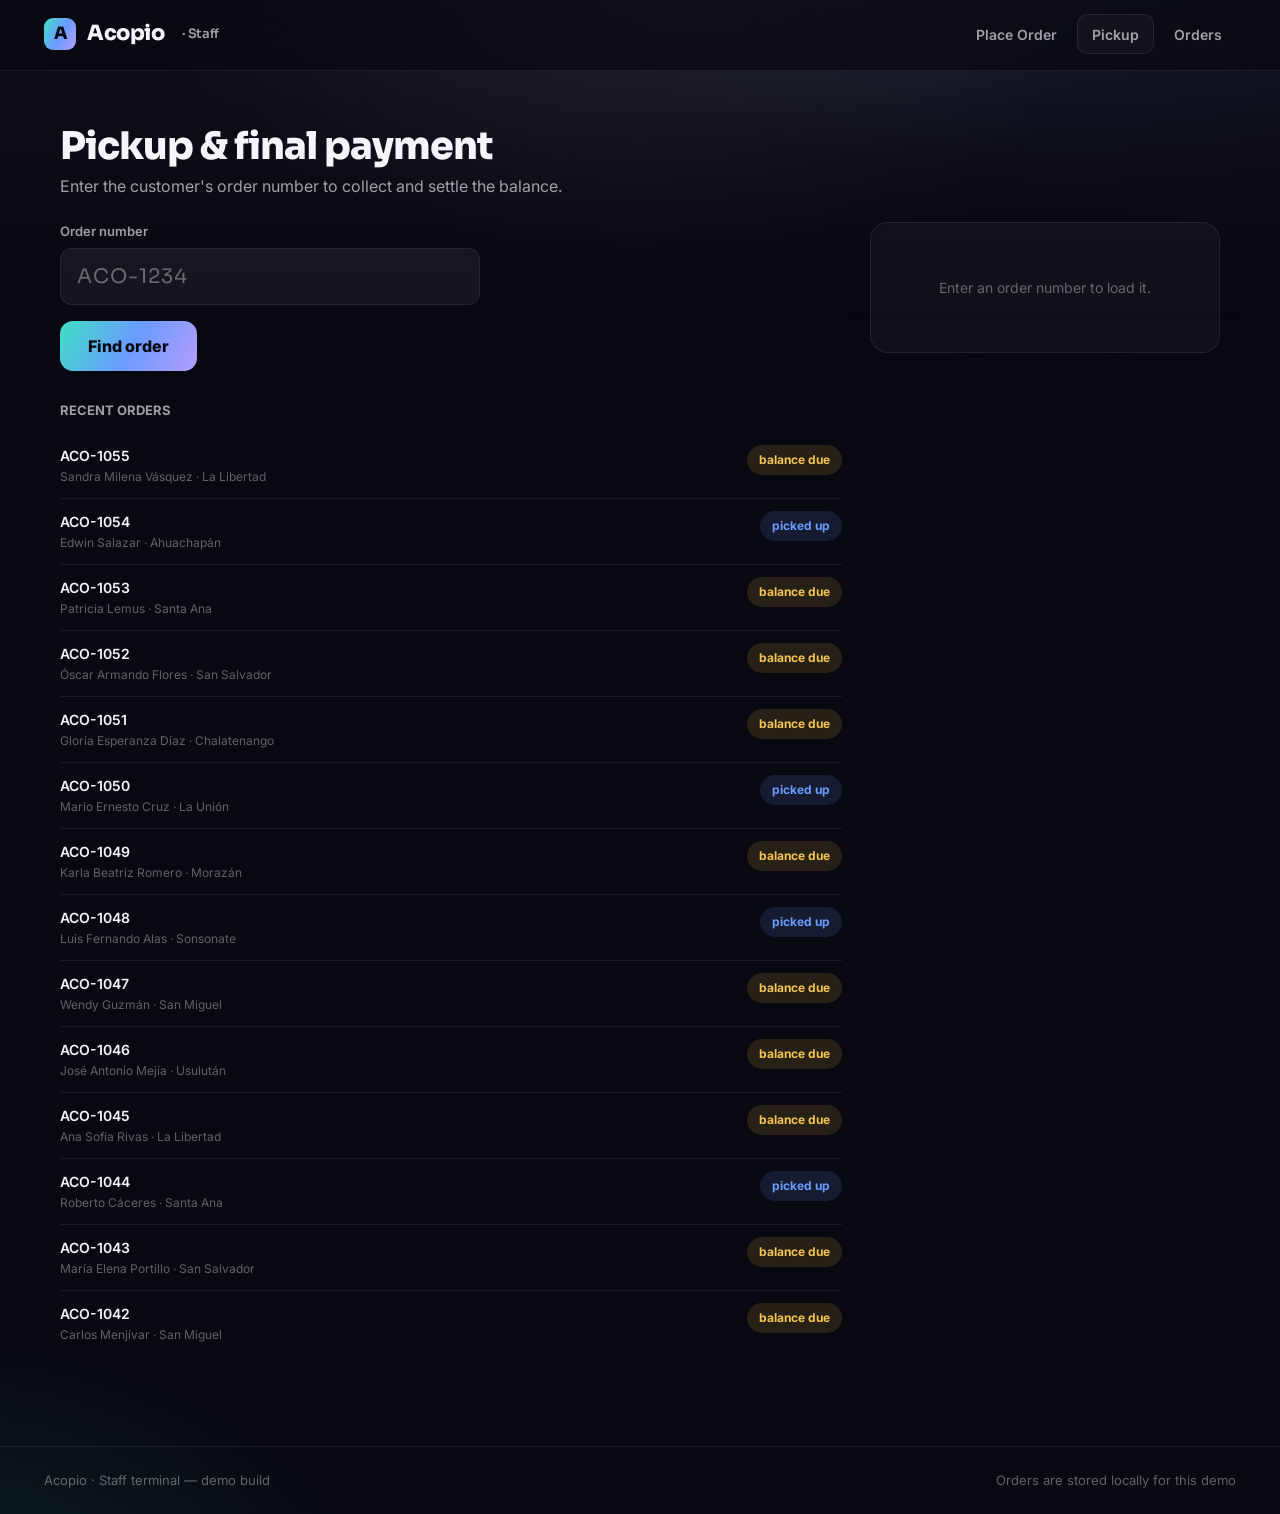
<file: pickup.html>
<!DOCTYPE html>
<html lang="en">
<head>
<meta charset="UTF-8">
<meta name="viewport" content="width=device-width, initial-scale=1, viewport-fit=cover">
<meta name="theme-color" content="#070810">
<title>Staff Pickup — Acopio</title>
<link rel="stylesheet" href="styles.css">
<link rel="icon" href="data:image/svg+xml,%3Csvg xmlns='http://www.w3.org/2000/svg' viewBox='0 0 100 100'%3E%3Crect width='100' height='100' rx='22' fill='%23070810'/%3E%3Cpath d='M28 33h44v34H28z' fill='%233fe0c5'/%3E%3Cpath d='M34 41h32v5H34zm0 12h20v5H34z' fill='%23070810'/%3E%3C/svg%3E">
</head>
<body>

<nav class="nav">
  <div class="logo"><span class="dot">A</span> Acopio <span style="font-size:13px;color:var(--mid);font-weight:600;margin-left:6px">· Staff</span></div>
  <div class="nav-links"><a href="index.html">Place Order</a><a href="pickup.html" class="pill">Pickup</a><a href="admin.html">Orders</a></div>
</nav>

<section class="screen wrap center-screen fade">
  <div class="sec-head"><h2>Pickup &amp; final payment</h2><p>Enter the customer's order number to collect and settle the balance.</p></div>

  <div class="layout">
    <div>
      <div class="field" style="max-width:420px">
        <label>Order number</label>
        <input id="lookup" placeholder="ACO-1234" style="text-transform:uppercase;font-family:'Sora';font-size:20px;letter-spacing:1px">
      </div>
      <button class="btn primary" id="findBtn">Find order</button>
      <div id="recent" style="margin-top:30px"></div>
    </div>

    <aside class="panel" id="result">
      <div class="empty">Enter an order number to load it.</div>
    </aside>
  </div>
</section>

<div class="foot">
  <span>Acopio · Staff terminal — demo build</span>
  <span>Orders are stored locally for this demo</span>
</div>

<script src="app.js"></script>
<script>
function recentList(){
  let list=[]; try{ list=JSON.parse(localStorage.getItem('acopio_orders'))||[] }catch(e){}
  const box=document.getElementById('recent');
  if(!list.length){ box.innerHTML='<div class="empty" style="text-align:left">No orders yet. Place one from the order page first.</div>'; return; }
  box.innerHTML='<div style="font-size:13px;color:var(--mid);font-weight:700;margin-bottom:12px">RECENT ORDERS</div>'+
    list.slice().reverse().map(o=>`<div class="line" style="cursor:pointer" onclick="loadOrder('${o.orderId}')">
      <div><div class="nm">${o.orderId}</div><div class="qy">${o.customer.name} · ${o.center.name}</div></div>
      <div>${o.pickedUp?'<span class="tag picked">picked up</span>':'<span class="tag due">balance due</span>'}</div>
    </div>`).join('');
}
function loadOrder(id){
  document.getElementById('lookup').value=id;
  const o=findOrder(id);
  const box=document.getElementById('result');
  if(!o){ box.innerHTML='<div class="empty">No order found for <b>'+id+'</b>.</div>'; return; }
  box.innerHTML=`
    <h2>${o.orderId}</h2>
    <div style="margin-bottom:14px">${o.pickedUp?'<span class="tag picked">● Picked up</span>':'<span class="tag due">● Balance due</span>'} ${o.depositPaid?'<span class="tag paid">● Deposit paid</span>':''}</div>
    <div class="line"><span class="nm">Customer</span><span class="amt">${o.customer.name}</span></div>
    <div class="line"><span class="nm">Phone</span><span class="amt">${o.customer.phone||'—'}</span></div>
    <div class="line"><span class="nm">Center</span><span class="amt">${o.center.name}</span></div>
    <div style="margin:14px 0 4px;font-size:13px;color:var(--mid);font-weight:700">ITEMS</div>
    ${o.items.map(i=>`<div class="line"><div><div class="nm">${i.name}</div><div class="qy">${i.qty} × ${CURRENCY(i.price)}</div></div><div class="amt">${CURRENCY(i.price*i.qty)}</div></div>`).join('')}
    <div class="totals">
      <div class="row"><span>Order total</span><span>${CURRENCY(o.subtotal)}</span></div>
      <div class="row deposit"><span>Deposit paid</span><span>− ${CURRENCY(o.deposit)}</span></div>
      <div class="row big"><span>${o.pickedUp?'Paid in full':'Balance to collect'}</span><span>${CURRENCY(o.balance)}</span></div>
    </div>
    ${o.pickedUp?'<p style="text-align:center;color:var(--ok);font-weight:700;margin-top:18px">✓ Completed</p>'
      :`<button class="btn primary full" style="margin-top:18px" onclick="collect('${o.orderId}')">Collect ${CURRENCY(o.balance)} &amp; mark picked up</button>`}
  `;
}
function collect(id){
  const o=findOrder(id); if(!o) return;
  o.pickedUp=true; saveOrder(o);
  loadOrder(id); recentList();
}
document.getElementById('findBtn').onclick=()=>loadOrder(document.getElementById('lookup').value.trim());
document.getElementById('lookup').addEventListener('keydown',e=>{ if(e.key==='Enter') loadOrder(e.target.value.trim()); });
recentList();
</script>
</body>
</html>
</file>
<file: styles.css>
/* ===== Acopio — Distribution Order System ===== */
@import url('https://fonts.googleapis.com/css2?family=Inter:wght@400;500;600;700;800&family=Sora:wght@600;700;800&display=swap');

*{margin:0;padding:0;box-sizing:border-box}
:root{
  --bg:#070810; --panel:rgba(255,255,255,.035); --panel-2:rgba(255,255,255,.055);
  --border:rgba(255,255,255,.08); --border-2:rgba(255,255,255,.15);
  --text:#f3f5fa; --mid:rgba(243,245,250,.64); --dim:rgba(243,245,250,.38);
  --brand:#3fe0c5; --brand-2:#6a9bff; --accent:#b69dff;
  --grad:linear-gradient(118deg,#3fe0c5,#6a9bff 52%,#b69dff);
  --ok:#34d399; --warn:#f5c451; --danger:#fb7185;
  --pad: clamp(20px, 5vw, 44px);
  --r:18px;
}
html{scroll-behavior:smooth;-webkit-text-size-adjust:100%}
body{font-family:'Inter',system-ui,sans-serif;background:
  radial-gradient(1100px 640px at 84% -12%,rgba(106,155,255,.16),transparent 58%),
  radial-gradient(900px 560px at -8% 108%,rgba(63,224,197,.13),transparent 55%),
  var(--bg);
  color:var(--text);min-height:100vh;-webkit-font-smoothing:antialiased;overflow-x:hidden;line-height:1.5}
.display{font-family:'Sora',sans-serif}
a{color:var(--brand);text-decoration:none}
img{max-width:100%}
.brandtext{background:var(--grad);-webkit-background-clip:text;background-clip:text;-webkit-text-fill-color:transparent}

/* NAV */
.nav{position:sticky;top:0;z-index:50;display:flex;align-items:center;justify-content:space-between;
  padding:16px var(--pad);backdrop-filter:blur(22px);background:rgba(7,8,16,.72);border-bottom:1px solid var(--border)}
.logo{display:flex;align-items:center;gap:11px;font-family:'Sora';font-weight:800;font-size:clamp(18px,4.4vw,21px);letter-spacing:-.4px}
.logo .dot{width:32px;height:32px;border-radius:9px;background:var(--grad);display:grid;place-items:center;color:#070810;font-weight:800;font-size:17px;flex-shrink:0}
.nav-links{display:flex;gap:6px;align-items:center}
.nav-links a{color:var(--mid);font-weight:600;font-size:clamp(12px,3.4vw,14px);padding:8px 14px;border-radius:10px;transition:.2s;white-space:nowrap}
.nav-links a:hover{color:#fff;background:var(--panel)}
.nav-links a.pill{background:var(--panel);border:1px solid var(--border)}

/* LAYOUT */
.wrap{max-width:1160px;margin:0 auto;padding:0 var(--pad);width:100%}
.screen{min-height:calc(100vh - 70px);padding:clamp(32px,6vw,56px) 0 clamp(56px,9vw,90px)}
.center-screen{display:flex;flex-direction:column;justify-content:center}

/* HERO */
.kicker{display:inline-flex;align-items:center;gap:9px;font-size:clamp(10px,2.6vw,12px);font-weight:700;letter-spacing:1.8px;
  text-transform:uppercase;color:var(--mid);background:var(--panel);border:1px solid var(--border);padding:8px 16px;border-radius:100px;margin-bottom:clamp(20px,4vw,28px)}
.kicker .blip{width:7px;height:7px;border-radius:50%;background:var(--brand);box-shadow:0 0 0 4px rgba(63,224,197,.16)}
h1.hero{font-family:'Sora';font-weight:800;font-size:clamp(38px,8.2vw,82px);line-height:1.0;letter-spacing:-2px;margin-bottom:clamp(16px,3vw,24px)}
.lead{font-size:clamp(16px,3.4vw,20px);color:var(--mid);max-width:600px;line-height:1.62;margin-bottom:clamp(28px,5vw,40px)}

/* STEPS */
.steps{display:flex;gap:6px;align-items:center;margin-bottom:clamp(26px,5vw,40px);flex-wrap:wrap}
.steps .st{display:flex;align-items:center;gap:9px;font-size:13px;font-weight:600;color:var(--dim);padding:7px 13px;border-radius:100px;border:1px solid transparent}
.steps .st .n{width:23px;height:23px;border-radius:50%;display:grid;place-items:center;font-size:12px;font-weight:800;background:var(--panel-2);color:var(--mid);border:1px solid var(--border);flex-shrink:0}
.steps .st.active{color:#fff;background:var(--panel);border-color:var(--border)}
.steps .st.active .n{background:var(--grad);color:#070810;border:none}
.steps .st.done .n{background:rgba(52,211,153,.18);color:var(--ok);border-color:transparent}
.steps .sep{width:16px;height:1px;background:var(--border);flex-shrink:0}

/* GRIDS */
.grid{display:grid;gap:clamp(12px,2.4vw,16px)}
.grid.centers{grid-template-columns:repeat(auto-fill,minmax(220px,1fr))}
.grid.products{grid-template-columns:repeat(auto-fill,minmax(220px,1fr))}
.card{background:var(--panel);border:1px solid var(--border);border-radius:var(--r);padding:clamp(18px,3vw,24px);
  transition:transform .25s cubic-bezier(.2,.8,.2,1),border-color .25s,background .25s;position:relative;overflow:hidden}
.card.pick{cursor:pointer}
.card.pick:hover{transform:translateY(-4px);border-color:var(--border-2);background:var(--panel-2)}
.card.selected{border-color:var(--brand);box-shadow:inset 0 0 0 1px var(--brand),0 18px 46px -22px rgba(63,224,197,.55)}
.card .ic{width:46px;height:46px;border-radius:13px;background:linear-gradient(140deg,var(--panel-2),transparent);border:1px solid var(--border);display:grid;place-items:center;margin-bottom:14px;font-size:22px}
.card h3{font-family:'Sora';font-size:clamp(16px,3.4vw,19px);font-weight:700;margin-bottom:5px;letter-spacing:-.3px;line-height:1.2}
.card .meta{font-size:13px;color:var(--dim)}
.card .price{font-family:'Sora';font-size:clamp(19px,4vw,22px);font-weight:800;margin-top:13px}
.card .price small{font-size:12px;color:var(--dim);font-weight:500}
.card .sku{position:absolute;top:16px;right:16px;font-size:10px;letter-spacing:1px;color:var(--dim);font-weight:600}

/* QTY ADDER */
.adder{display:flex;align-items:center;margin-top:15px;border:1px solid var(--border);border-radius:11px;overflow:hidden;width:fit-content}
.adder button{width:42px;height:42px;background:var(--panel-2);border:none;color:#fff;font-size:21px;cursor:pointer;transition:.15s;touch-action:manipulation}
.adder button:active{background:var(--brand);color:#070810}
.adder input{width:52px;height:42px;background:transparent;border:none;color:#fff;text-align:center;font-size:16px;font-weight:700;font-family:'Sora'}
.add-btn{margin-top:14px;width:100%;padding:13px;border-radius:12px;border:1px solid var(--border-2);background:var(--panel-2);color:#fff;font-weight:700;font-size:14px;cursor:pointer;transition:.18s;touch-action:manipulation}
.add-btn:active,.add-btn:hover{background:var(--grad);color:#070810;border-color:transparent}

/* LAYOUT + PANEL */
.layout{display:grid;grid-template-columns:1fr 350px;gap:clamp(20px,3vw,28px);align-items:start}
.panel{background:var(--panel);border:1px solid var(--border);border-radius:var(--r);padding:clamp(20px,3vw,26px);position:sticky;top:90px}
.panel h2{font-family:'Sora';font-size:20px;margin-bottom:16px}
.line{display:flex;justify-content:space-between;gap:12px;padding:12px 0;border-bottom:1px solid var(--border);font-size:14px}
.line:last-of-type{border-bottom:none}
.line .nm{color:var(--text);font-weight:600}
.line .qy{color:var(--dim);font-size:12px;margin-top:2px}
.line .amt{font-weight:700;font-family:'Sora';white-space:nowrap}
.line .rm{color:var(--danger);cursor:pointer;font-size:12px;margin-left:8px;opacity:.75}
.line .rm:active{opacity:1}
.totals{margin-top:16px;padding-top:16px;border-top:1px solid var(--border-2)}
.totals .row{display:flex;justify-content:space-between;font-size:14px;color:var(--mid);margin-bottom:10px}
.totals .row.big{font-family:'Sora';font-size:21px;color:#fff;font-weight:800;margin-top:4px}
.totals .row.deposit{color:var(--brand);font-weight:700}
.empty{color:var(--dim);font-size:14px;text-align:center;padding:28px 0}

/* FORMS */
.field{margin-bottom:16px}
.field label{display:block;font-size:13px;font-weight:600;color:var(--mid);margin-bottom:7px}
.field input,.field select{width:100%;padding:15px 16px;background:var(--panel-2);border:1px solid var(--border);border-radius:12px;color:#fff;font-size:16px;font-family:inherit;transition:.18s}
.field input:focus,.field select:focus{outline:none;border-color:var(--brand);background:rgba(63,224,197,.06)}
.field input::placeholder{color:var(--dim)}
.two{display:grid;grid-template-columns:1fr 1fr;gap:14px}

/* BUTTONS */
.btn{display:inline-flex;align-items:center;justify-content:center;gap:9px;padding:15px 28px;border-radius:13px;font-weight:800;font-size:16px;cursor:pointer;border:none;transition:.2s;font-family:'Inter';touch-action:manipulation}
.btn.primary{background:var(--grad);color:#070810}
.btn.primary:hover{transform:translateY(-2px);box-shadow:0 16px 38px -14px rgba(106,155,255,.6)}
.btn.ghost{background:var(--panel);color:#fff;border:1px solid var(--border-2)}
.btn.ghost:hover{background:var(--panel-2)}
.btn.full{width:100%}
.btn:disabled{opacity:.4;cursor:not-allowed;transform:none!important;box-shadow:none!important}
.btn-row{display:flex;gap:12px;margin-top:24px;flex-wrap:wrap}

/* SECTION TITLES */
.sec-head{margin-bottom:24px}
.sec-head h2{font-family:'Sora';font-size:clamp(26px,5vw,38px);font-weight:800;letter-spacing:-1px;margin-bottom:7px;line-height:1.05}
.sec-head p{color:var(--mid);font-size:clamp(15px,3.2vw,16px)}

/* DEPOSIT / PAY */
.pay-wrap{max-width:500px;margin:0 auto;width:100%}
.pay-card{background:var(--panel);border:1px solid var(--border);border-radius:22px;padding:clamp(24px,5vw,36px);box-shadow:0 40px 90px -44px rgba(0,0,0,.8)}
.pay-amt{font-family:'Sora';font-size:clamp(42px,11vw,54px);font-weight:800;letter-spacing:-2px;margin:6px 0 2px}
.pay-sub{color:var(--mid);font-size:14px;margin-bottom:24px;line-height:1.5}
.demo-badge{display:inline-block;font-size:11px;font-weight:700;letter-spacing:1px;text-transform:uppercase;color:var(--warn);background:rgba(245,196,81,.12);border:1px solid rgba(245,196,81,.3);padding:5px 12px;border-radius:100px;margin-bottom:18px}

/* CONFIRM */
.confirm{max-width:540px;margin:0 auto;text-align:center;width:100%}
.confirm .check{width:84px;height:84px;border-radius:50%;background:rgba(52,211,153,.13);border:1px solid rgba(52,211,153,.34);display:grid;place-items:center;font-size:42px;margin:0 auto 22px}
.order-no{font-family:'Sora';font-size:clamp(26px,6vw,30px);font-weight:800;letter-spacing:1px;margin:10px 0}
.info-box{background:var(--panel);border:1px solid var(--border);border-radius:16px;padding:clamp(18px,4vw,22px);text-align:left;margin:22px 0}
.info-box .ir{display:flex;justify-content:space-between;gap:12px;padding:9px 0;border-bottom:1px solid var(--border);font-size:14px}
.info-box .ir:last-child{border-bottom:none}
.info-box .ir .k{color:var(--mid)}
.info-box .ir .v{font-weight:700;font-family:'Sora';text-align:right}
.bal{color:var(--warn)}

/* TAGS */
.tag{display:inline-flex;align-items:center;gap:6px;font-size:12px;font-weight:700;padding:6px 12px;border-radius:100px}
.tag.paid{color:var(--ok);background:rgba(52,211,153,.13)}
.tag.due{color:var(--warn);background:rgba(245,196,81,.13)}
.tag.picked{color:var(--brand-2);background:rgba(106,155,255,.14)}

/* FOOTER */
.foot{padding:24px var(--pad);border-top:1px solid var(--border);color:var(--dim);font-size:13px;display:flex;justify-content:space-between;flex-wrap:wrap;gap:8px}

.hidden{display:none!important}
.fade{animation:fade .5s cubic-bezier(.2,.8,.2,1)}
@keyframes fade{from{opacity:0;transform:translateY(12px)}to{opacity:1;transform:none}}

/* ===== RESPONSIVE ===== */
@media(max-width:920px){
  .layout{grid-template-columns:1fr}
  .panel{position:static;order:-1}            /* summary on top, not sticky, on tablet/mobile */
}
@media(max-width:560px){
  .grid.centers,.grid.products{grid-template-columns:1fr 1fr}
  .two{grid-template-columns:1fr}
  .btn{width:100%}
  .btn-row{flex-direction:column}
  .btn-row .btn{width:100%}
  .nav-links a:not(.pill){padding:8px 10px}
  .steps{gap:4px}
  .steps .st{padding:6px 10px;font-size:12px}
  .steps .st .n{width:20px;height:20px;font-size:11px}
  .foot{flex-direction:column;text-align:center}
}
@media(max-width:380px){
  .grid.centers,.grid.products{grid-template-columns:1fr}
  .steps .st span:not(.n){display:none}        /* numbers-only steps on tiny screens */
  .steps .st{padding:6px}
}

/* ===== Elegance + mobile refinement pass ===== */
body::before{
  content:"";position:fixed;inset:0;pointer-events:none;z-index:-1;
  background:linear-gradient(180deg,rgba(255,255,255,.03),transparent 38%),
             radial-gradient(800px 420px at 50% 0%,rgba(255,255,255,.07),transparent 60%);
}
.nav{padding-top:max(14px,env(safe-area-inset-top));}
.logo .dot,.card .ic{
  font-family:'Sora',sans-serif;letter-spacing:-.04em;
}
.card .ic{
  font-size:14px;font-weight:800;color:#070810;background:var(--grad);border:0;box-shadow:0 16px 30px -22px rgba(63,224,197,.9)
}
.card{box-shadow:0 18px 60px -48px rgba(0,0,0,.9)}
.card.pick:hover,.card.pick:focus-within{box-shadow:0 28px 80px -52px rgba(63,224,197,.45)}
.panel,.pay-card,.info-box{box-shadow:0 24px 80px -58px rgba(0,0,0,.92)}
input,button,a{ -webkit-tap-highlight-color: transparent; }
button,.btn,.card.pick{min-height:44px}
.field input,.field select{min-height:52px}
.nav-links a{min-height:40px;display:inline-flex;align-items:center;justify-content:center}

@media(max-width:720px){
  .nav{align-items:flex-start;gap:12px;flex-wrap:wrap}
  .nav-links{width:100%;display:grid;grid-template-columns:1fr 1fr;gap:8px}
  .nav-links a{background:var(--panel);border:1px solid var(--border);padding:11px 10px;width:100%}
  .nav-links a.pill{background:linear-gradient(118deg,rgba(63,224,197,.18),rgba(106,155,255,.14));border-color:rgba(63,224,197,.28);color:#fff}
  .screen{min-height:auto;padding-top:clamp(24px,6vw,38px)}
  .center-screen{justify-content:flex-start}
  .grid.centers,.grid.products{grid-template-columns:1fr}
  .card{padding:20px;border-radius:20px}
  .card.pick{display:grid;grid-template-columns:auto 1fr;column-gap:14px;align-items:center}
  .card.pick .ic{margin-bottom:0;grid-row:1 / span 2}
  .card.pick h3{margin-bottom:2px}
  .panel{padding:20px;border-radius:20px}
  .layout{gap:18px}
  .steps{position:relative;overflow-x:auto;flex-wrap:nowrap;padding-bottom:4px;margin-inline:-2px;scrollbar-width:none}
  .steps::-webkit-scrollbar{display:none}
  .steps .st{white-space:nowrap;flex:0 0 auto}
  .pay-wrap,.confirm{padding-inline:0}
  .pay-amt{font-size:46px}
  .info-box .ir{align-items:flex-start}
  .foot{padding-bottom:max(24px,env(safe-area-inset-bottom))}
}

@media(max-width:430px){
  .wrap{padding-left:16px;padding-right:16px}
  .nav{padding-left:16px;padding-right:16px}
  h1.hero{font-size:40px;letter-spacing:-1.4px}
  .lead{font-size:15.5px}
  .kicker{letter-spacing:1.2px;padding:7px 12px}
  .sec-head h2{font-size:28px}
  .line{font-size:13px;gap:8px}
  .line .amt{font-size:13px}
  .totals .row.big{font-size:19px}
}

/* ===== Item picker: search + filter + pagination ===== */
.catalog{min-width:0}
.pick-toolbar{display:flex;flex-direction:column;gap:12px;margin-bottom:18px}
.search{position:relative}
.search .si{position:absolute;left:14px;top:50%;transform:translateY(-50%);color:var(--dim);font-size:18px;pointer-events:none}
.search input{width:100%;padding:13px 16px 13px 40px;background:var(--panel-2);border:1px solid var(--border);border-radius:12px;color:#fff;font-size:15px;font-family:inherit;transition:.18s}
.search input:focus{outline:none;border-color:var(--brand);background:rgba(63,224,197,.06)}
.search input::placeholder{color:var(--dim)}
.chips{display:flex;flex-wrap:wrap;gap:8px}
.chip{padding:8px 14px;border-radius:999px;background:var(--panel);border:1px solid var(--border);color:var(--mid);font-size:13px;font-weight:600;cursor:pointer;transition:.16s;font-family:inherit}
.chip:hover{border-color:var(--border-2);color:#fff}
.chip.on{background:var(--grad);color:#070810;border-color:transparent;font-weight:800}
.no-res{grid-column:1/-1;text-align:center;padding:40px 20px}
.pager{display:flex;align-items:center;justify-content:space-between;gap:14px;margin-top:20px;flex-wrap:wrap}
.pg-info{font-size:13px;color:var(--dim);font-weight:600}
.pg-btns{display:flex;gap:6px;flex-wrap:wrap}
.pg{min-width:38px;height:38px;padding:0 10px;border-radius:10px;background:var(--panel);border:1px solid var(--border);color:var(--mid);font-size:14px;font-weight:700;cursor:pointer;transition:.16s;font-family:inherit}
.pg:hover:not(:disabled){border-color:var(--border-2);color:#fff}
.pg.on{background:var(--grad);color:#070810;border-color:transparent;font-weight:800}
.pg:disabled{opacity:.35;cursor:not-allowed}
.pg-gap{color:var(--dim);padding:0 4px;align-self:center;font-weight:700}

/* ===== picker loading / skeleton state ===== */
.grid.products.loading{opacity:.85}
.card.skel{min-height:230px;border-style:dashed;background:linear-gradient(100deg,var(--panel) 30%,var(--panel-2) 50%,var(--panel) 70%);background-size:220% 100%;animation:skel 1.1s ease-in-out infinite}
@keyframes skel{0%{background-position:120% 0}100%{background-position:-120% 0}}
.link{background:none;border:none;color:var(--brand);font:inherit;font-weight:700;cursor:pointer;text-decoration:underline;padding:0}

/* ===================== Payments (deposit page) ===================== */
.pay-methods{display:grid;grid-template-columns:repeat(3,1fr);gap:8px;margin:4px 0 22px}
.pm{display:flex;flex-direction:column;align-items:center;gap:6px;padding:14px 8px;border-radius:13px;background:var(--panel);border:1px solid var(--border);color:var(--mid);font-weight:700;font-size:14px;cursor:pointer;transition:.16s;font-family:inherit}
.pm:hover{border-color:var(--border-2);color:#fff}
.pm.on{border-color:var(--brand);background:rgba(63,224,197,.07);color:#fff;box-shadow:inset 0 0 0 1px var(--brand)}
.pm-ic{width:34px;height:34px;border-radius:9px;display:grid;place-items:center;font-weight:800;font-size:15px;background:var(--panel-2);border:1px solid var(--border)}
.pm.on .pm-ic{background:var(--grad);color:#070810;border:none}
.pm-panel{animation:fade .3s ease}
.pay-inst{background:var(--panel);border:1px solid var(--border);border-radius:14px;padding:16px 18px;margin-bottom:18px;font-size:14px;color:var(--mid);line-height:1.55}
.pay-inst p{margin:0 0 10px}
.pay-acct{display:flex;justify-content:space-between;gap:12px;padding:8px 0;border-bottom:1px solid var(--border)}
.pay-acct:last-of-type{border-bottom:none}
.pay-acct .k{color:var(--dim);font-size:13px}
.pay-acct .v{font-weight:700;font-family:'Sora';color:#fff;text-align:right;word-break:break-all}
.pay-hint{margin:12px 0 0!important;font-size:13px;color:var(--dim)}
.req{font-size:11px;color:var(--warn);font-weight:700;text-transform:uppercase;letter-spacing:.5px;margin-left:6px}
.field input.err{border-color:var(--danger);background:rgba(251,113,133,.07)}
.check.pending{background:rgba(245,196,81,.13);border-color:rgba(245,196,81,.34)}
.tag.await{color:var(--warn);background:rgba(245,196,81,.14)}

/* ===================== Admin / order management ===================== */
.stats{display:grid;grid-template-columns:repeat(4,1fr);gap:clamp(10px,2vw,16px);margin-bottom:clamp(20px,3vw,26px)}
.stat{background:var(--panel);border:1px solid var(--border);border-radius:16px;padding:clamp(16px,3vw,20px)}
.stat .sv{font-family:'Sora';font-size:clamp(22px,4.4vw,30px);font-weight:800;letter-spacing:-1px;line-height:1}
.stat .sk{color:var(--mid);font-size:13px;margin-top:7px;font-weight:600}
.stat.ok .sv{color:var(--ok)} .stat.warn .sv{color:var(--warn)} .stat.brand .sv{color:var(--brand-2)}

.admin-toolbar{display:grid;grid-template-columns:1.6fr 1fr 1fr 1fr;gap:10px;margin-bottom:18px}
.admin-toolbar .search{grid-column:auto}
.admin-toolbar select{padding:13px 14px;background:var(--panel-2);border:1px solid var(--border);border-radius:12px;color:#fff;font-size:14px;font-family:inherit;cursor:pointer;transition:.16s}
.admin-toolbar select:focus{outline:none;border-color:var(--brand)}

.otable-head{display:grid;grid-template-columns:1.1fr 1.4fr 1.2fr .8fr 1.3fr .9fr;gap:12px;padding:0 18px 10px;font-size:11px;letter-spacing:.6px;text-transform:uppercase;color:var(--dim);font-weight:700}
.ta-r{text-align:right}
#ordersList{display:flex;flex-direction:column;gap:8px}
#ordersList.loading{opacity:.7}
.orow{display:grid;grid-template-columns:1.1fr 1.4fr 1.2fr .8fr 1.3fr .9fr;gap:12px;align-items:center;background:var(--panel);border:1px solid var(--border);border-radius:13px;padding:14px 18px;cursor:pointer;transition:.15s}
.orow:hover{border-color:var(--border-2);background:var(--panel-2);transform:translateY(-1px)}
.orow.skel{min-height:54px;border-style:dashed;background:linear-gradient(100deg,var(--panel) 30%,var(--panel-2) 50%,var(--panel) 70%);background-size:220% 100%;animation:skel 1.1s ease-in-out infinite;display:block}
.oc{display:flex;flex-direction:column;gap:2px;min-width:0}
.oc b{font-size:14px;font-weight:700;white-space:nowrap;overflow:hidden;text-overflow:ellipsis}
.oc small{font-size:12px;color:var(--dim)}
.oc-amt{align-items:flex-end}
.oc-amt b{font-family:'Sora'}

.mchip{display:inline-block;font-size:11px;font-weight:800;letter-spacing:.4px;padding:5px 10px;border-radius:8px;border:1px solid var(--border)}
.m-card{color:#cbd5ff;background:rgba(106,155,255,.12)}
.m-venmo{color:#7fb6ff;background:rgba(63,140,255,.14)}
.m-zelle{color:#c39bff;background:rgba(182,157,255,.15)}

/* modal */
.modal{position:fixed;inset:0;z-index:50;background:rgba(4,5,12,.72);backdrop-filter:blur(6px);display:flex;align-items:flex-start;justify-content:center;padding:clamp(14px,4vw,48px);overflow-y:auto}
.modal-card{background:#0d0f1c;border:1px solid var(--border-2);border-radius:20px;padding:clamp(20px,4vw,30px);max-width:560px;width:100%;box-shadow:0 50px 120px -40px rgba(0,0,0,.9);animation:fade .25s ease}
.modal-top{display:flex;justify-content:space-between;align-items:flex-start;gap:14px}
.mt-id{font-family:'Sora';font-size:26px;font-weight:800;letter-spacing:.5px}
.mt-sub{color:var(--mid);font-size:14px;margin-top:3px}
.modal-x{background:var(--panel);border:1px solid var(--border);color:var(--mid);width:38px;height:38px;border-radius:10px;font-size:16px;cursor:pointer;flex-shrink:0;transition:.15s}
.modal-x:hover{color:#fff;background:var(--panel-2)}
.mt-tags{display:flex;gap:8px;flex-wrap:wrap;margin-top:14px}
.mt-label{font-size:11px;letter-spacing:.6px;text-transform:uppercase;color:var(--dim);font-weight:700;margin:18px 0 10px}
.mt-items{display:flex;flex-direction:column;gap:2px}
.pay-detail{border:1px solid var(--border);border-radius:14px;padding:16px 18px}
.pay-detail.awaiting{border-color:rgba(245,196,81,.34);background:rgba(245,196,81,.05)}
.pay-detail.ok{border-color:rgba(52,211,153,.26);background:rgba(52,211,153,.04)}
.pd-head{font-weight:700;font-size:15px;margin-bottom:10px;display:flex;gap:10px;align-items:center;flex-wrap:wrap}
.pay-detail .ir{display:flex;justify-content:space-between;gap:12px;padding:7px 0;border-bottom:1px solid var(--border);font-size:14px}
.pay-detail .ir:last-child{border-bottom:none}
.pay-detail .ir .k{color:var(--mid)} .pay-detail .ir .v{font-weight:600;text-align:right;word-break:break-word}
.pay-detail .v.note{color:var(--warn);font-weight:700}
.confirm-banner{font-size:13px;color:var(--mid);background:rgba(245,196,81,.08);border:1px solid rgba(245,196,81,.25);border-radius:11px;padding:11px 14px;margin-bottom:12px;line-height:1.5}
.mt-actions{margin-top:18px}

@media (max-width:760px){
  .stats{grid-template-columns:1fr 1fr}
  .admin-toolbar{grid-template-columns:1fr 1fr}
  .admin-toolbar .search{grid-column:1/-1}
  .otable-head{display:none}
  .orow{grid-template-columns:1fr auto;gap:6px 12px;padding:14px 16px}
  .oc-id{order:1} .oc-status{order:2;align-items:flex-end}
  .oc-cust{order:3} .oc-pay{order:4;align-items:flex-end;flex-direction:row;justify-content:flex-end}
  .oc-center{order:5} .oc-amt{order:6}
  .oc-center small,.oc-id small{display:inline}
}
@media (max-width:430px){
  .pay-methods{gap:6px}
  .pm{padding:11px 4px;font-size:13px}
  .stat .sv{font-size:22px}
}
</file>
